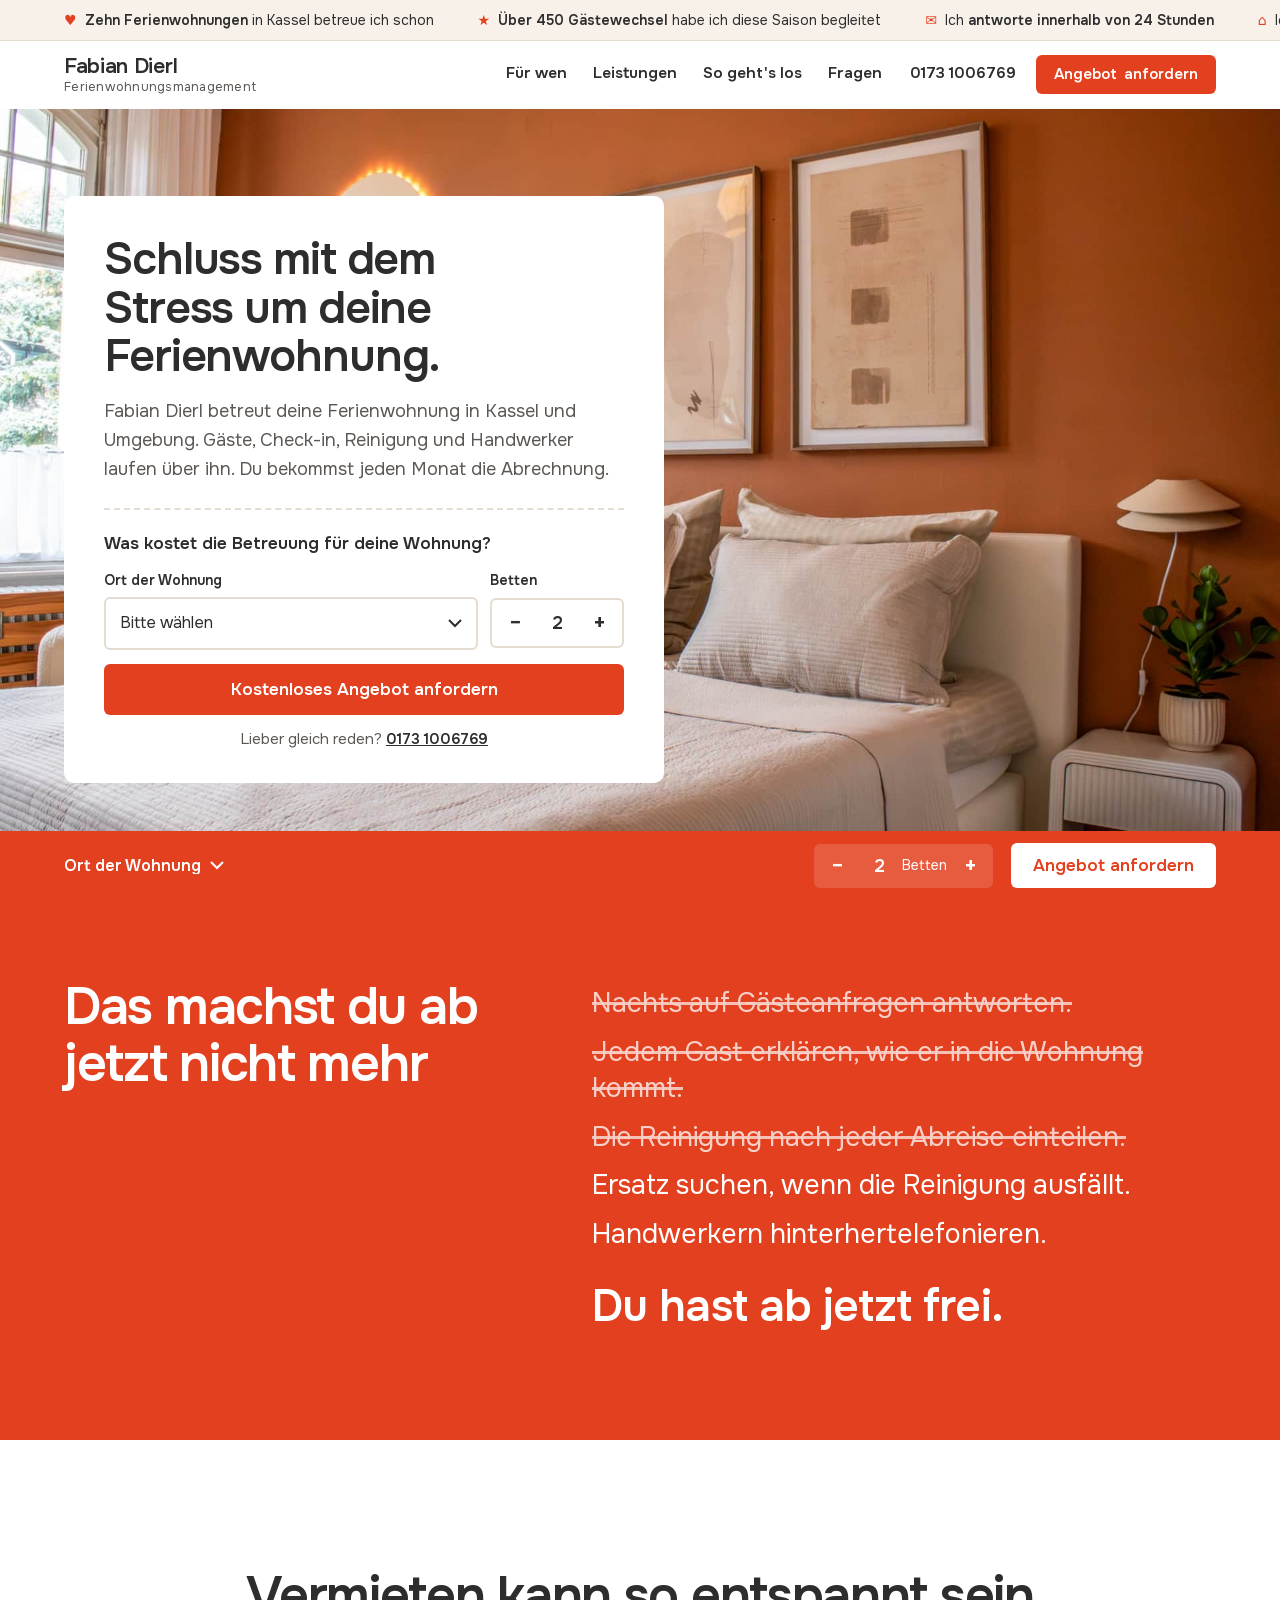
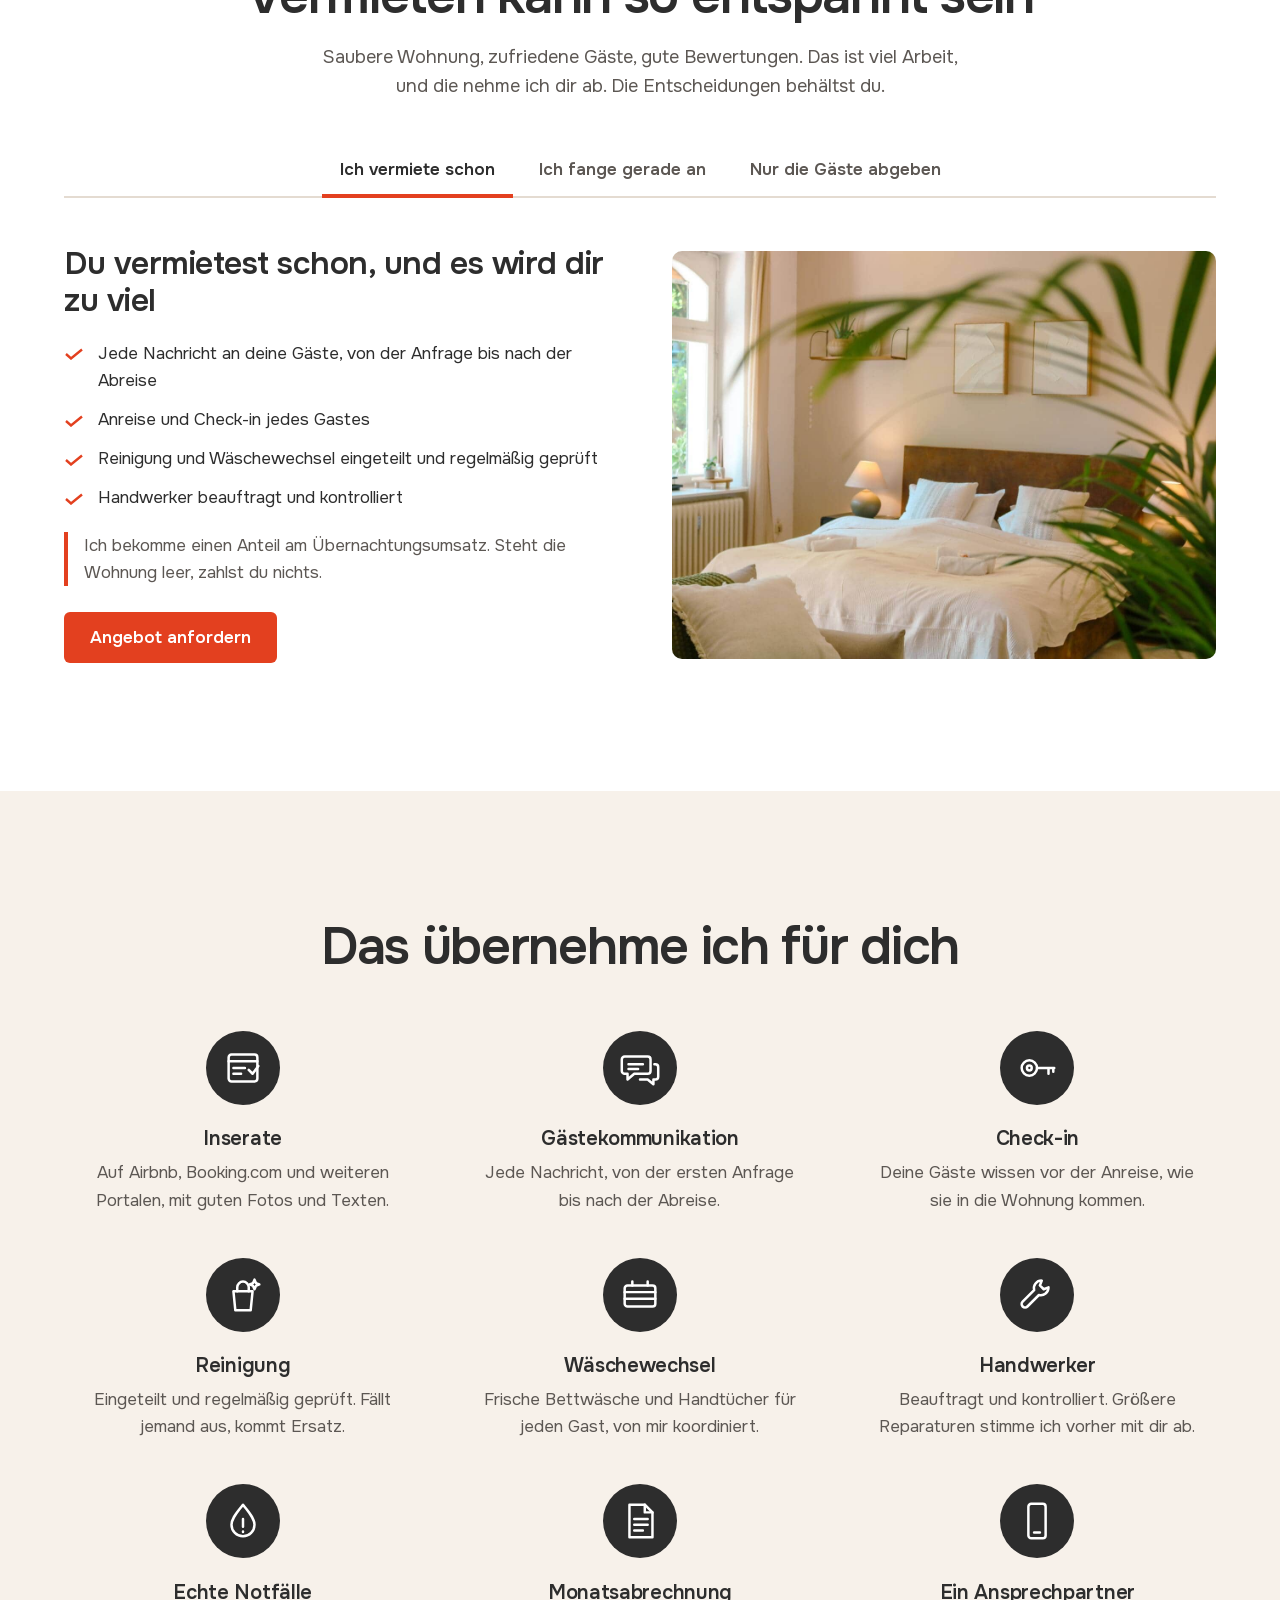
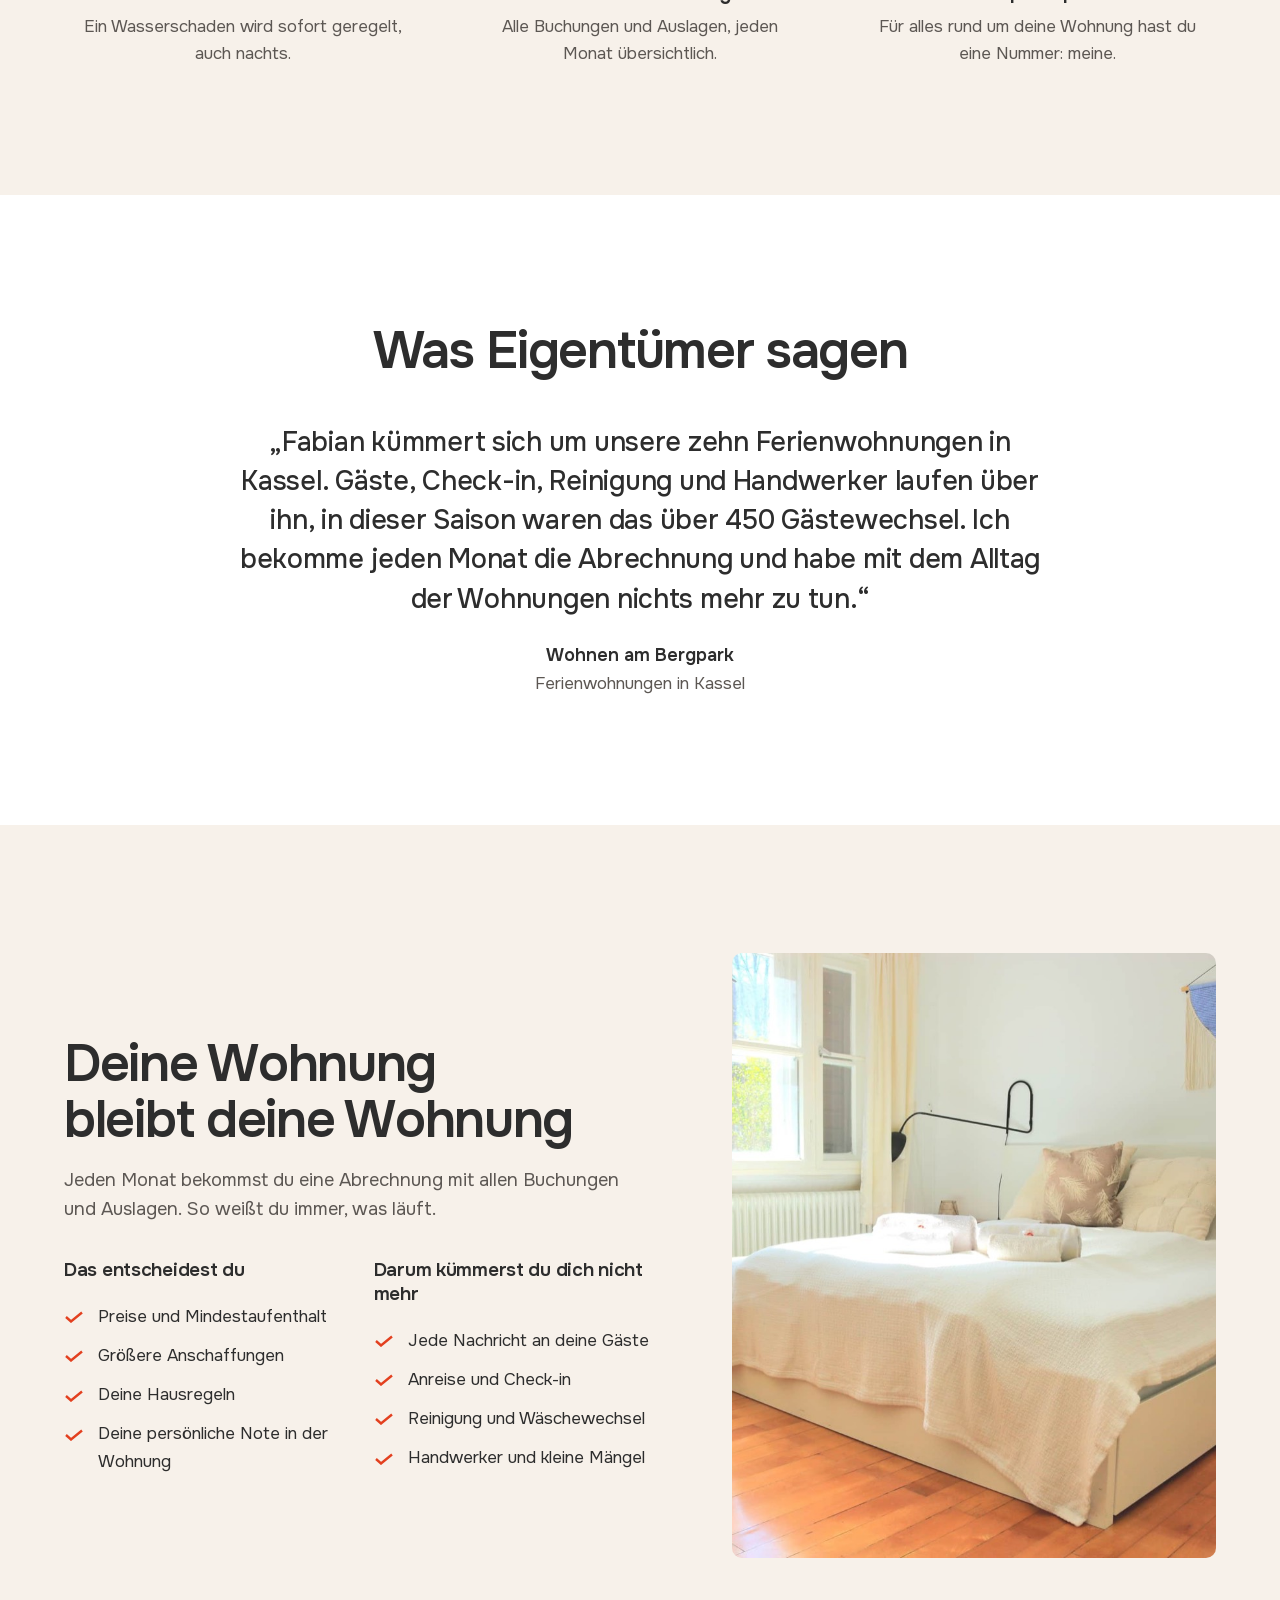
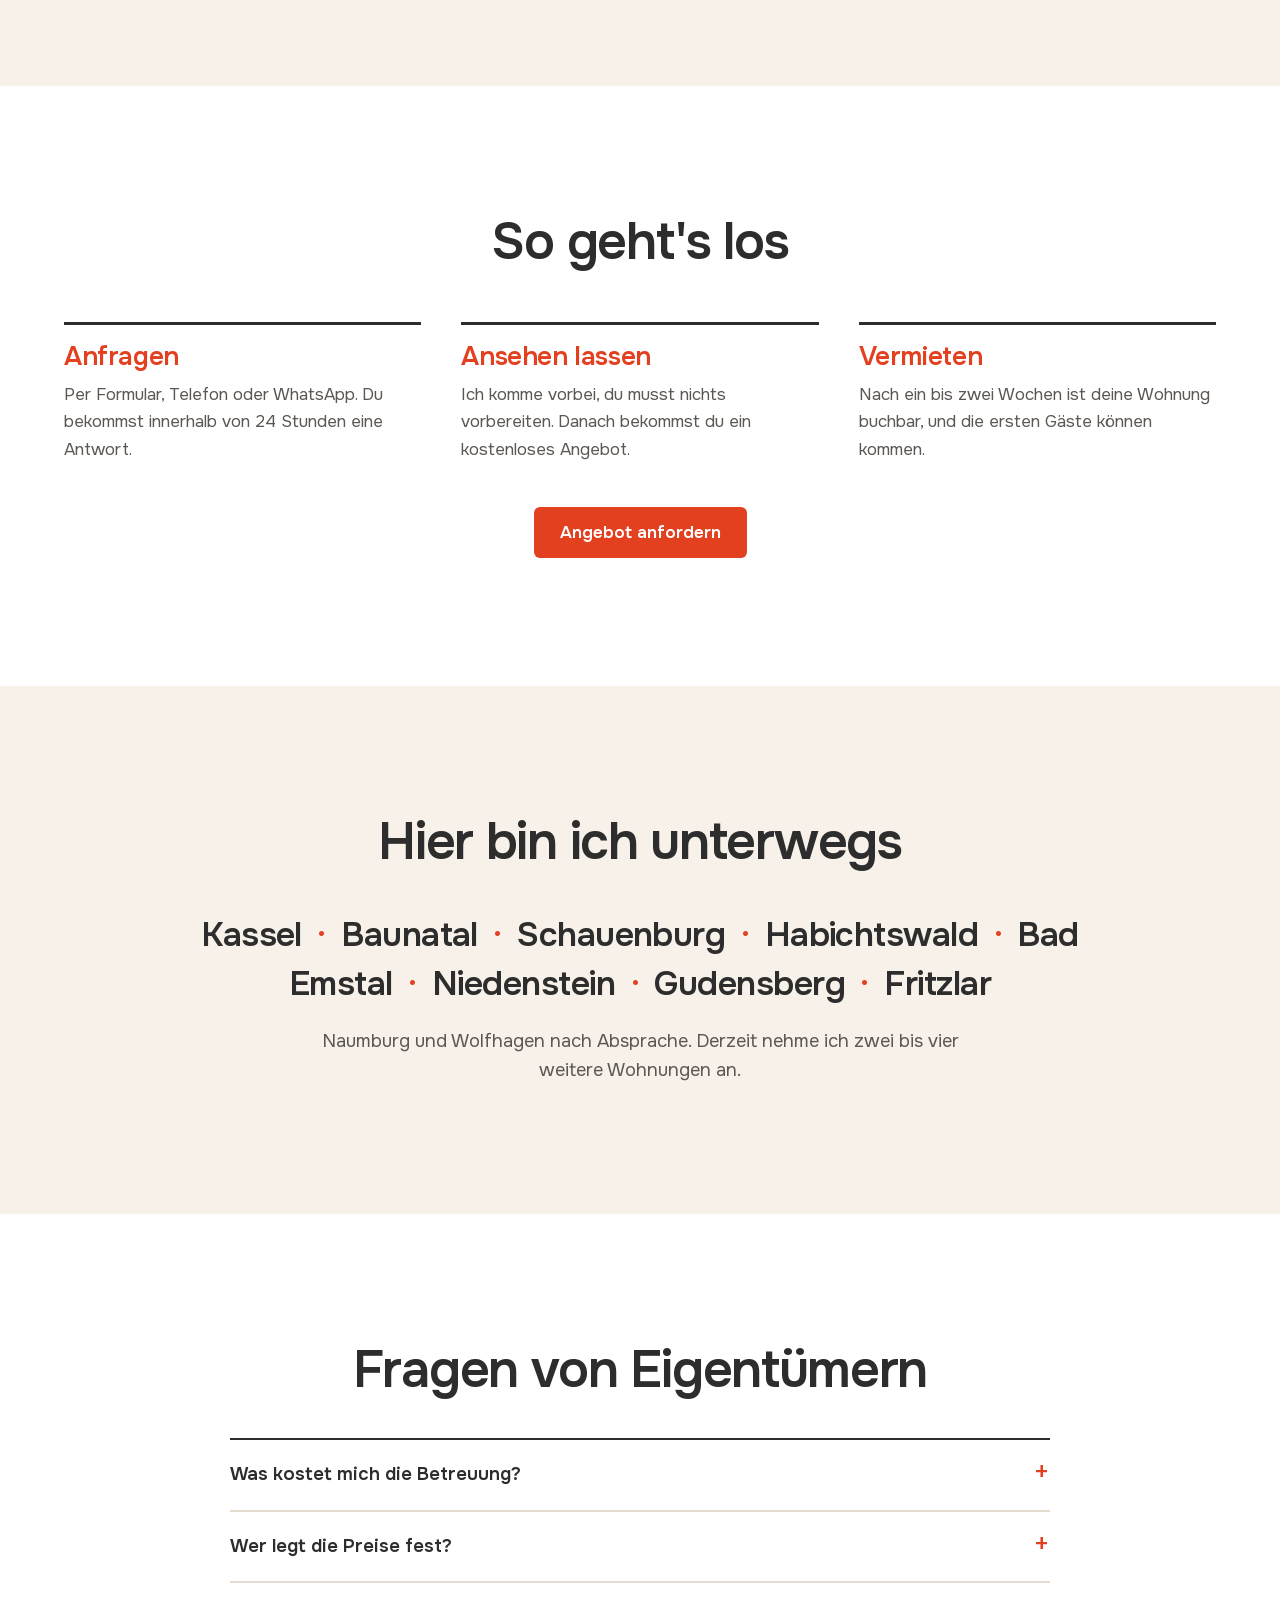
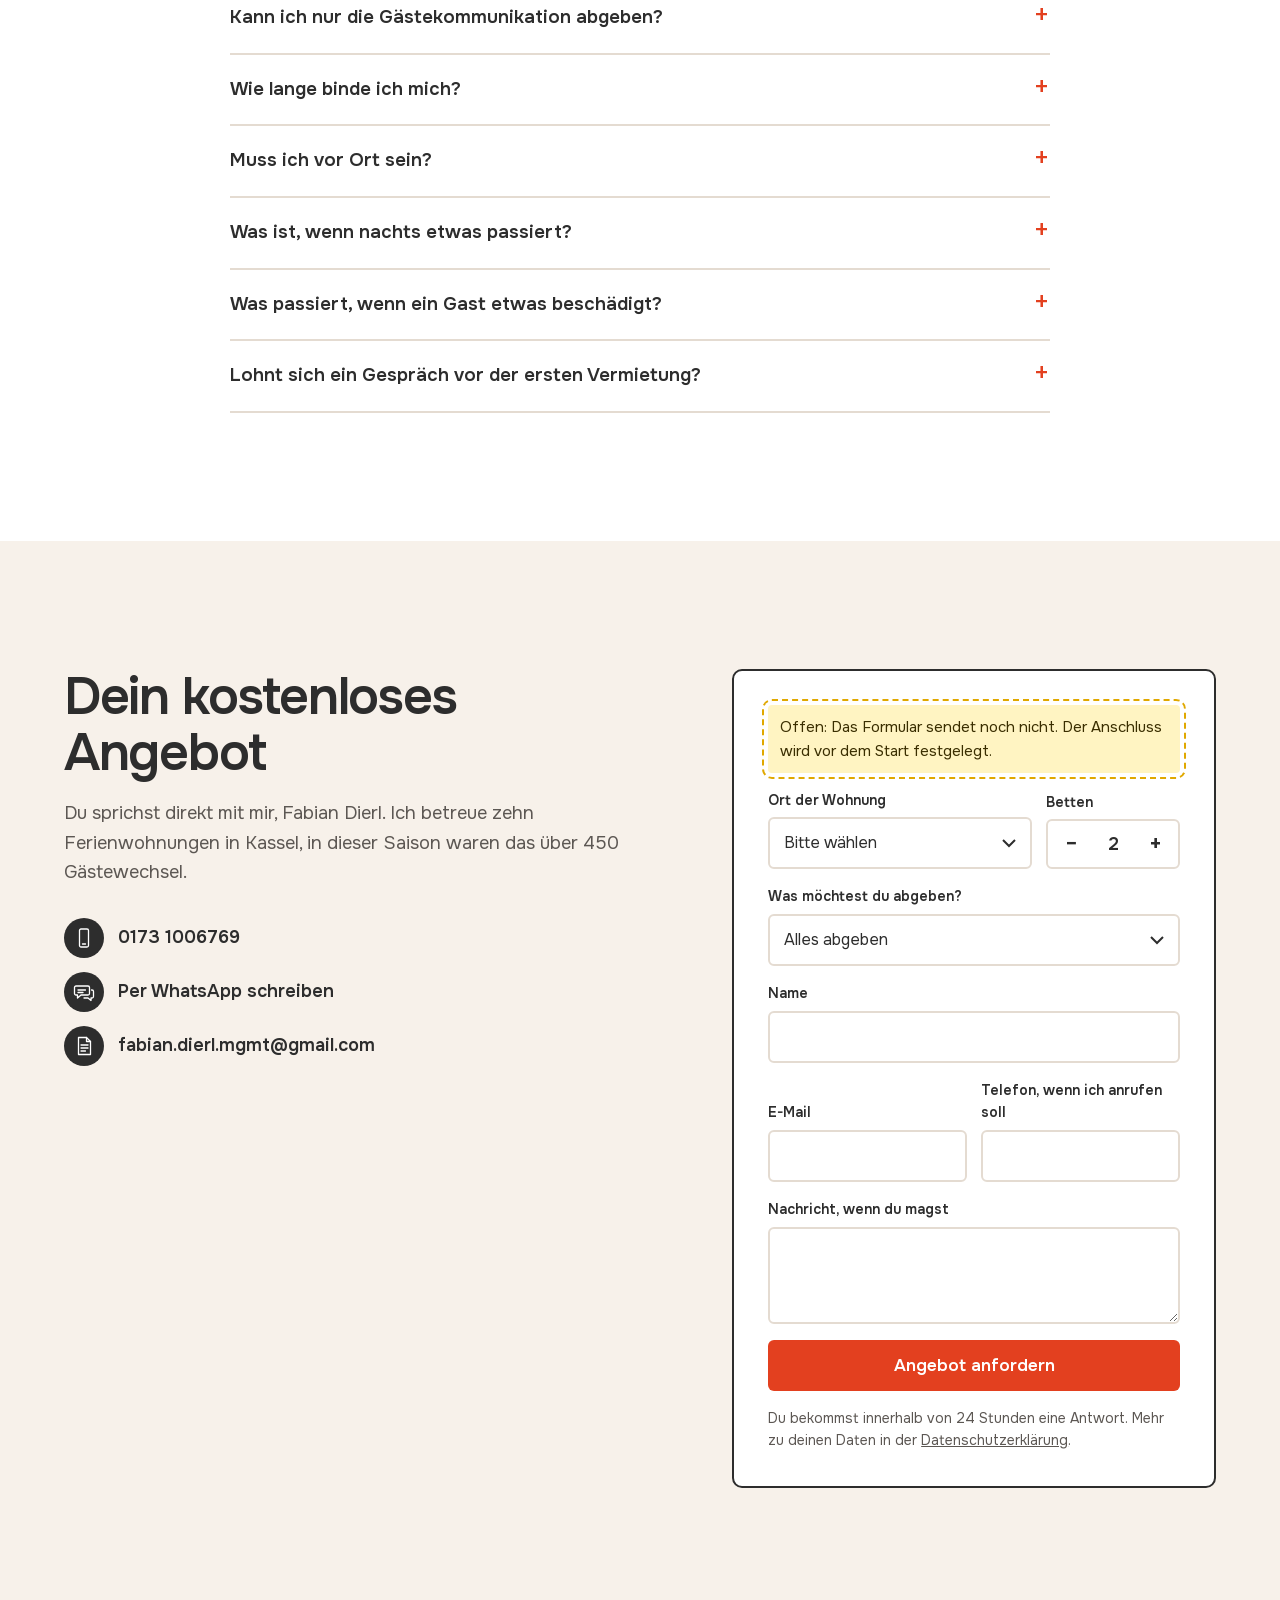
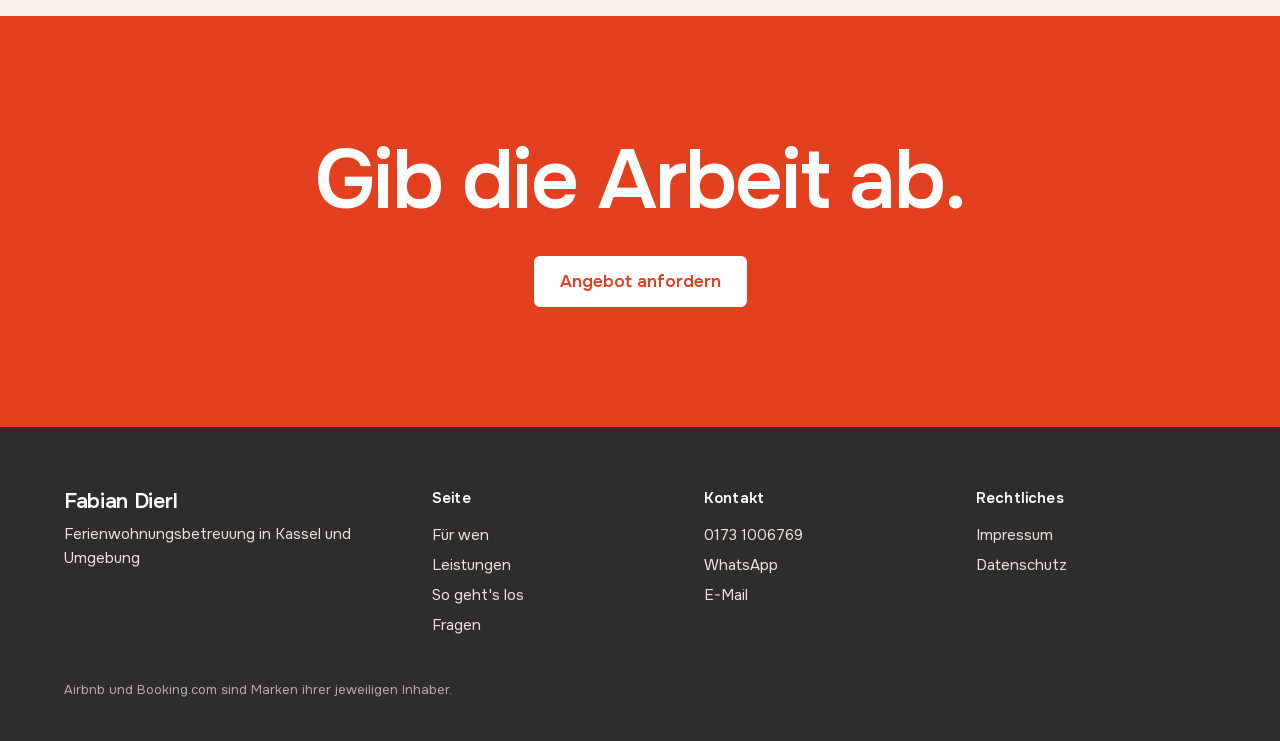
<file: index.html>
<!doctype html>
<html lang="de">
<head>
<meta charset="utf-8">
<meta name="robots" content="noindex, nofollow">
<meta name="viewport" content="width=device-width, initial-scale=1, viewport-fit=cover">
<title>Fabian Dierl: Ferienwohnungsbetreuung in Kassel und Umgebung</title>
<meta name="description" content="Du gibst Gäste, Check-in, Reinigung und Handwerker deiner Ferienwohnung ab. Fabian Dierl betreut Wohnungen in Kassel und Umgebung. Kostenloses Angebot.">
<meta property="og:type" content="website">
<meta property="og:title" content="Fabian Dierl: Betreuung für deine Ferienwohnung in Kassel und Umgebung">
<meta property="og:description" content="Gäste, Reinigung und Handwerker in einer Hand. Kostenloses Angebot.">
<meta property="og:image" content="share.jpg">
<meta name="twitter:card" content="summary_large_image">
<link rel="icon" href="favicon.svg" type="image/svg+xml">
<meta name="theme-color" content="#ffffff">
<!-- <link rel="canonical" href="https://fabian-dierl.de/"> (erst, wenn die Domain gekauft ist) -->
<!-- Fassung 18.11.2026: Du-Form, teils Ich-Form, Wohnort nicht genannt (Fabian 18.11.). Fassung 17.11.2026: Aufbau nach houst.com (Eigentümer-Seite), Farbe und Leiste unten nach superbude.com; gezeichneter Stil verworfen (Aaron 17.11.).
     Nur Fabians echte Leistungen (angaben-fabian.md, Berichtigung 16.11.). Vorige Fassung: ../vergleich-taste/ -->
<link rel="preload" href="schriften/Onest-latin.woff2" as="font" type="font/woff2" crossorigin>
<link rel="stylesheet" href="bude.css">
</head>
<body>
<a class="skip" href="#inhalt">Zum Inhalt</a>

<svg width="0" height="0" style="position:absolute" aria-hidden="true">
  <defs>
    <symbol id="i-inserat" viewBox="0 0 48 48"><rect x="9" y="10" width="30" height="28" rx="3"/><path d="M9 17h30M14 24h12M14 30h8"/><path d="M30 26l4 4 6-8" /></symbol>
    <symbol id="i-gaeste" viewBox="0 0 48 48"><path d="M8 12h24a3 3 0 0 1 3 3v12a3 3 0 0 1-3 3H18l-7 6v-6H8a3 3 0 0 1-3-3V15a3 3 0 0 1 3-3z"/><path d="M39 20h1a3 3 0 0 1 3 3v10a3 3 0 0 1-3 3h-2v5l-6-5h-8"/><path d="M12 20h15M12 25h10"/></symbol>
    <symbol id="i-schluessel" viewBox="0 0 48 48"><circle cx="16" cy="24" r="8"/><circle cx="16" cy="24" r="2.5"/><path d="M24 24h18M36 24v6M41 24v4"/></symbol>
    <symbol id="i-reinigung" viewBox="0 0 48 48"><path d="M14 20h20l-2 20H16z"/><path d="M18 20v-4a6 6 0 0 1 12 0v4"/><path d="M36 8l1.5 3.5L41 13l-3.5 1.5L36 18l-1.5-3.5L31 13l3.5-1.5z"/></symbol>
    <symbol id="i-waesche" viewBox="0 0 48 48"><rect x="8" y="14" width="32" height="22" rx="3"/><path d="M8 21h32M8 28h32"/><path d="M16 10v4M32 10v4"/></symbol>
    <symbol id="i-handwerk" viewBox="0 0 48 48"><path d="M29 9a8 8 0 0 0-8 10L9 31a3.5 3.5 0 0 0 5 5l12-12a8 8 0 0 0 10-8l-5 2-4-4z"/></symbol>
    <symbol id="i-notfall" viewBox="0 0 48 48"><path d="M24 7c6 8 12 14 12 21a12 12 0 0 1-24 0c0-7 6-13 12-21z"/><path d="M24 22v8M24 35v.5"/></symbol>
    <symbol id="i-abrechnung" viewBox="0 0 48 48"><path d="M13 7h16l8 8v26H13z"/><path d="M29 7v8h8M18 22h14M18 28h14M18 34h9"/></symbol>
    <symbol id="i-telefon" viewBox="0 0 48 48"><rect x="15" y="6" width="18" height="36" rx="3"/><path d="M21 36h6"/></symbol>
  </defs>
</svg>

<div class="ticker" aria-label="Kurz zu Fabian">
  <div class="ticker__band">
    <p><span aria-hidden="true">♥</span> <b>Zehn Ferienwohnungen</b> in Kassel betreue ich schon</p>
    <p><span aria-hidden="true">★</span> <b>Über 450 Gästewechsel</b> habe ich diese Saison begleitet</p>
    <p><span aria-hidden="true">✉</span> Ich <b>antworte innerhalb von 24 Stunden</b></p>
    <p><span aria-hidden="true">⌂</span> Ich bin <b>dein Ansprechpartner</b> für alles</p>
  </div>
</div>

<header class="nav">
  <a class="marke" href="#top" aria-label="Fabian Dierl, zum Anfang">
    <span class="marke__name">Fabian Dierl</span>
    <span class="marke__zusatz">Ferienwohnungsmanagement</span>
  </a>
  <nav class="nav__links" aria-label="Hauptmenü">
    <a href="#wege">Für wen</a>
    <a href="#leistungen">Leistungen</a>
    <a href="#ablauf">So geht's los</a>
    <a href="#fragen">Fragen</a>
  </nav>
  <div class="nav__aktion">
    <a class="nav__tel" href="tel:+491731006769">0173 1006769</a>
    <a class="knopf knopf--klein" href="#anfrage">Angebot<span class="nav__lang"> anfordern</span></a>
  </div>
</header>

<main id="inhalt">

<!-- 1 Start: Schmerz, Nutzen, Anfrage mit Ort und Betten (Aufbau Houst) -->
<section class="start" id="top" aria-labelledby="start-h">
  <img class="start__bild" src="bilder/band-orange.jpg" alt="Helles Schlafzimmer mit terrakottafarbener Wand, Doppelbett und Leselicht" width="1920" height="1280" fetchpriority="high">
  <div class="start__karte">
    <h1 id="start-h">Schluss mit dem Stress um deine Ferienwohnung.</h1>
    <p class="start__lead">Fabian Dierl betreut deine Ferienwohnung in Kassel und Umgebung. Gäste, Check-in, Reinigung und Handwerker laufen über ihn. Du bekommst jeden Monat die Abrechnung.</p>
    <form class="schnell" data-schnell action="#anfrage">
      <p class="schnell__frage">Was kostet die Betreuung für deine Wohnung?</p>
      <div class="schnell__felder">
        <label class="feld">
          <span>Ort der Wohnung</span>
          <select name="ort" data-ort>
            <option value="">Bitte wählen</option>
            <option>Kassel</option><option>Niedenstein</option><option>Bad Emstal</option><option>Gudensberg</option>
            <option>Fritzlar</option><option>Baunatal</option><option>Schauenburg</option><option>Habichtswald</option>
            <option>Naumburg</option><option>Wolfhagen</option><option>Anderer Ort</option>
          </select>
        </label>
        <div class="feld">
          <span id="betten-l1">Betten</span>
          <div class="zaehler" data-zaehler role="group" aria-labelledby="betten-l1">
            <button type="button" data-minus aria-label="Ein Bett weniger">−</button>
            <output data-wert aria-live="polite">2</output>
            <button type="button" data-plus aria-label="Ein Bett mehr">+</button>
          </div>
        </div>
      </div>
      <button class="knopf knopf--breit" type="submit">Kostenloses Angebot anfordern</button>
      <p class="schnell__tel">Lieber gleich reden? <a href="tel:+491731006769">0173 1006769</a></p>
    </form>
  </div>
</section>

<!-- 2 Die Liste, die wegfällt (bleibt aus der vorigen Fassung) -->
<section class="band band--rot" aria-labelledby="weg-h">
  <div class="wrap weg">
    <h2 id="weg-h">Das machst du ab jetzt nicht mehr</h2>
    <ul class="weg__liste" data-streichen>
      <li>Nachts auf Gästeanfragen antworten.</li>
      <li>Jedem Gast erklären, wie er in die Wohnung kommt.</li>
      <li>Die Reinigung nach jeder Abreise einteilen.</li>
      <li>Ersatz suchen, wenn die Reinigung ausfällt.</li>
      <li>Handwerkern hinterhertelefonieren.</li>
    </ul>
    <p class="weg__schluss">Du hast ab jetzt frei.</p>
  </div>
</section>

<!-- 3 Für wen: drei Lagen von Eigentümern (Aufbau Houst: Homeowners, Landlords …) -->
<section class="abschnitt" id="wege" aria-labelledby="wege-h">
  <div class="wrap">
    <h2 id="wege-h">Vermieten kann so entspannt sein</h2>
    <p class="vorspann">Saubere Wohnung, zufriedene Gäste, gute Bewertungen. Das ist viel Arbeit, und die nehme ich dir ab. Die Entscheidungen behältst du.</p>

    <div class="reiter" data-reiter>
      <div class="reiter__leiste" role="tablist" aria-label="Deine Lage">
        <button role="tab" id="t-schon" aria-controls="p-schon" aria-selected="true">Ich vermiete schon</button>
        <button role="tab" id="t-neu" aria-controls="p-neu" aria-selected="false" tabindex="-1">Ich fange gerade an</button>
        <button role="tab" id="t-gaeste" aria-controls="p-gaeste" aria-selected="false" tabindex="-1">Nur die Gäste abgeben</button>
      </div>

      <div class="reiter__feld" role="tabpanel" id="p-schon" aria-labelledby="t-schon">
        <div class="reiter__text">
          <h3>Du vermietest schon, und es wird dir zu viel</h3>
          <ul class="haken">
            <li>Jede Nachricht an deine Gäste, von der Anfrage bis nach der Abreise</li>
            <li>Anreise und Check-in jedes Gastes</li>
            <li>Reinigung und Wäschewechsel eingeteilt und regelmäßig geprüft</li>
            <li>Handwerker beauftragt und kontrolliert</li>
          </ul>
          <p class="reiter__geld">Ich bekomme einen Anteil am Übernachtungsumsatz. Steht die Wohnung leer, zahlst du nichts.</p>
          <a class="knopf" href="#anfrage" data-paket="Alles abgeben">Angebot anfordern</a>
        </div>
        <img loading="lazy" decoding="async" src="bilder/band-pflanze.jpg" alt="Schlafzimmer mit Doppelbett, Grünpflanze und Licht vom Fenster" width="1440" height="960">
      </div>

      <div class="reiter__feld" role="tabpanel" id="p-neu" aria-labelledby="t-neu" hidden>
        <div class="reiter__text">
          <h3>Du hast eine Wohnung und willst an Gäste vermieten</h3>
          <ul class="haken">
            <li>Besichtigung und ehrliche Einschätzung, ob es sich für dich rechnet</li>
            <li>Fotos und Texte für deine Inserate</li>
            <li>Inserate auf Airbnb, Booking.com und weiteren Portalen</li>
            <li>Ein Ablauf für den Check-in, einmal mit dir festgelegt</li>
          </ul>
          <p class="reiter__geld">Für die Einrichtung gibt es eine einmalige Pauschale. Nach ein bis zwei Wochen ist deine Wohnung buchbar.</p>
          <a class="knopf" href="#anfrage" data-paket="Neu anfangen">Angebot anfordern</a>
        </div>
        <img loading="lazy" decoding="async" src="bilder/start.jpg" alt="Küche unter der Dachschräge mit rundem Esstisch und warmem Licht" width="1440" height="960">
      </div>

      <div class="reiter__feld" role="tabpanel" id="p-gaeste" aria-labelledby="t-gaeste" hidden>
        <div class="reiter__text">
          <h3>Du kümmerst dich um die Wohnung, ich mich um die Gäste</h3>
          <ul class="haken">
            <li>Antwort auf jede Anfrage und Buchung</li>
            <li>Hilfe bei Fragen während des Aufenthalts</li>
            <li>Alles Nötige zu Anreise und Check-in</li>
            <li>Nachricht nach der Abreise mit der Bitte um eine Bewertung</li>
          </ul>
          <p class="reiter__geld">Wie dieser Teil abgerechnet wird, steht in deinem Angebot.</p>
          <a class="knopf" href="#anfrage" data-paket="Nur Gästekommunikation">Angebot anfordern</a>
        </div>
        <img loading="lazy" decoding="async" src="bilder/wohnung-herkules.jpg" alt="Schlafzimmer mit grünem Bücherregal, Doppelbett und Hängelampe" width="1000" height="667">
      </div>
    </div>
  </div>
</section>

<!-- 4 Leistungen als Raster (Aufbau Houst: Complete management service) -->
<section class="abschnitt abschnitt--sand" id="leistungen" aria-labelledby="leist-h">
  <div class="wrap">
    <h2 id="leist-h">Das übernehme ich für dich</h2>
    <ul class="raster">
      <li><svg class="ikon" aria-hidden="true"><use href="#i-inserat"/></svg><h3>Inserate</h3><p>Auf Airbnb, Booking.com und weiteren Portalen, mit guten Fotos und Texten.</p></li>
      <li><svg class="ikon" aria-hidden="true"><use href="#i-gaeste"/></svg><h3>Gästekommunikation</h3><p>Jede Nachricht, von der ersten Anfrage bis nach der Abreise.</p></li>
      <li><svg class="ikon" aria-hidden="true"><use href="#i-schluessel"/></svg><h3>Check-in</h3><p>Deine Gäste wissen vor der Anreise, wie sie in die Wohnung kommen.</p></li>
      <li><svg class="ikon" aria-hidden="true"><use href="#i-reinigung"/></svg><h3>Reinigung</h3><p>Eingeteilt und regelmäßig geprüft. Fällt jemand aus, kommt Ersatz.</p></li>
      <li><svg class="ikon" aria-hidden="true"><use href="#i-waesche"/></svg><h3>Wäschewechsel</h3><p>Frische Bettwäsche und Handtücher für jeden Gast, von mir koordiniert.</p></li>
      <li><svg class="ikon" aria-hidden="true"><use href="#i-handwerk"/></svg><h3>Handwerker</h3><p>Beauftragt und kontrolliert. Größere Reparaturen stimme ich vorher mit dir ab.</p></li>
      <li><svg class="ikon" aria-hidden="true"><use href="#i-notfall"/></svg><h3>Echte Notfälle</h3><p>Ein Wasserschaden wird sofort geregelt, auch nachts.</p></li>
      <li><svg class="ikon" aria-hidden="true"><use href="#i-abrechnung"/></svg><h3>Monatsabrechnung</h3><p>Alle Buchungen und Auslagen, jeden Monat übersichtlich.</p></li>
      <li><svg class="ikon" aria-hidden="true"><use href="#i-telefon"/></svg><h3>Ein Ansprechpartner</h3><p>Für alles rund um deine Wohnung hast du eine Nummer: meine.</p></li>
    </ul>
  </div>
</section>

<!-- 5 Stimmen (Aufbau Houst: Here's what our hosts say) -->
<section class="abschnitt" aria-labelledby="stimmen-h">
  <div class="wrap">
    <h2 id="stimmen-h">Was Eigentümer sagen</h2>
    <figure class="stimme">
      <blockquote>
        <p>„Fabian kümmert sich um unsere zehn Ferienwohnungen in Kassel. Gäste, Check-in, Reinigung und Handwerker laufen über ihn, in dieser Saison waren das über 450 Gästewechsel. Ich bekomme jeden Monat die Abrechnung und habe mit dem Alltag der Wohnungen nichts mehr zu tun.“</p>
      </blockquote>
      <figcaption><b>Wohnen am Bergpark</b> Ferienwohnungen in Kassel</figcaption>
    </figure>
  </div>
</section>

<!-- 6 Überblick und Entscheidungen (Aufbau Houst: Host dashboard, hier die Monatsabrechnung) -->
<section class="abschnitt abschnitt--sand" aria-labelledby="bleibt-h">
  <div class="wrap zwei">
    <div>
      <h2 id="bleibt-h">Deine Wohnung bleibt deine Wohnung</h2>
      <p class="vorspann">Jeden Monat bekommst du eine Abrechnung mit allen Buchungen und Auslagen. So weißt du immer, was läuft.</p>
      <div class="listen">
        <div>
          <h3>Das entscheidest du</h3>
          <ul class="haken">
            <li>Preise und Mindestaufenthalt</li>
            <li>Größere Anschaffungen</li>
            <li>Deine Hausregeln</li>
            <li>Deine persönliche Note in der Wohnung</li>
          </ul>
        </div>
        <div>
          <h3>Darum kümmerst du dich nicht mehr</h3>
          <ul class="haken">
            <li>Jede Nachricht an deine Gäste</li>
            <li>Anreise und Check-in</li>
            <li>Reinigung und Wäschewechsel</li>
            <li>Handwerker und kleine Mängel</li>
          </ul>
        </div>
      </div>
    </div>
    <img loading="lazy" decoding="async" class="zwei__bild" src="bilder/wohnung-parkett.jpg" alt="Großes Bett auf Parkett, Wandleuchte und Fenster mit hellen Vorhängen" width="1400" height="933">
  </div>
</section>

<!-- 7 Ablauf (Aufbau Houst: Hassle-free hosting in drei Schritten) -->
<section class="abschnitt" id="ablauf" aria-labelledby="ablauf-h">
  <div class="wrap">
    <h2 id="ablauf-h">So geht's los</h2>
    <ol class="schritte">
      <li><h3>Anfragen</h3><p>Per Formular, Telefon oder WhatsApp. Du bekommst innerhalb von 24 Stunden eine Antwort.</p></li>
      <li><h3>Ansehen lassen</h3><p>Ich komme vorbei, du musst nichts vorbereiten. Danach bekommst du ein kostenloses Angebot.</p></li>
      <li><h3>Vermieten</h3><p>Nach ein bis zwei Wochen ist deine Wohnung buchbar, und die ersten Gäste können kommen.</p></li>
    </ol>
    <a class="knopf" href="#anfrage">Angebot anfordern</a>
  </div>
</section>

<!-- 8 Wo (Aufbau Houst: Global company, local knowledge) -->
<section class="abschnitt abschnitt--sand" aria-labelledby="orte-h">
  <div class="wrap">
    <h2 id="orte-h">Hier bin ich unterwegs</h2>
    <p class="orte">Kassel <span aria-hidden="true">·</span> Baunatal <span aria-hidden="true">·</span> Schauenburg <span aria-hidden="true">·</span> Habichtswald <span aria-hidden="true">·</span> Bad Emstal <span aria-hidden="true">·</span> Niedenstein <span aria-hidden="true">·</span> Gudensberg <span aria-hidden="true">·</span> Fritzlar</p>
    <p class="vorspann">Naumburg und Wolfhagen nach Absprache. Derzeit nehme ich zwei bis vier weitere Wohnungen an.</p>
  </div>
</section>

<!-- 9 Fragen -->
<section class="abschnitt" id="fragen" aria-labelledby="fragen-h">
  <div class="wrap schmal">
    <h2 id="fragen-h">Fragen von Eigentümern</h2>
    <div class="faq">
      <details><summary>Was kostet mich die Betreuung?</summary><p>Gibst du alles ab, bekomme ich einen festen Anteil am Übernachtungsumsatz. Steht die Wohnung leer, zahlst du nichts. Die genauen Zahlen stehen in deinem Angebot.</p></details>
      <details><summary>Wer legt die Preise fest?</summary><p>Du. Preise und Mindestaufenthalt bleiben deine Entscheidung.</p></details>
      <details><summary>Kann ich nur die Gästekommunikation abgeben?</summary><p>Ja. Dann beantworte ich alle Nachrichten deiner Gäste. Reinigung und Wohnung bleiben bei dir.</p></details>
      <details><summary>Wie lange binde ich mich?</summary><p><span class="luecke">Offen: Laufzeit und Kündigung mit Fabian klären.</span></p></details>
      <details><summary>Muss ich vor Ort sein?</summary><p>Nein. Ich kümmere mich um Anreise und Check-in deiner Gäste und teile Reinigung und Handwerker für dich ein.</p></details>
      <details><summary>Was ist, wenn nachts etwas passiert?</summary><p>Echte Notfälle wie ein Wasserschaden werden sofort geregelt.</p></details>
      <details><summary>Was passiert, wenn ein Gast etwas beschädigt?</summary><p><span class="luecke">Offen: Schäden klärt Fabian mit dem Gast und der Plattform. Mit Fabian bestätigen.</span></p></details>
      <details><summary>Lohnt sich ein Gespräch vor der ersten Vermietung?</summary><p>Ja. Nach der Besichtigung weißt du, ob sich die Vermietung an Gäste für deine Wohnung rechnet.</p></details>
    </div>
  </div>
</section>

<!-- 10 Anfrage -->
<section class="abschnitt abschnitt--sand" id="anfrage" aria-labelledby="anfrage-h">
  <div class="wrap zwei zwei--anfrage">
    <div>
      <h2 id="anfrage-h">Dein kostenloses Angebot</h2>
      <p class="vorspann">Du sprichst direkt mit mir, Fabian Dierl. Ich betreue zehn Ferienwohnungen in Kassel, in dieser Saison waren das über 450 Gästewechsel.</p>
      <div class="kontaktwege">
        <a href="tel:+491731006769"><svg class="ikon ikon--klein" aria-hidden="true"><use href="#i-telefon"/></svg>0173 1006769</a>
        <a href="https://wa.me/491731006769" rel="noopener"><svg class="ikon ikon--klein" aria-hidden="true"><use href="#i-gaeste"/></svg>Per WhatsApp schreiben</a>
        <a href="mailto:fabian.dierl.mgmt@gmail.com"><svg class="ikon ikon--klein" aria-hidden="true"><use href="#i-abrechnung"/></svg>fabian.dierl.mgmt@gmail.com</a>
      </div>
    </div>

    <form class="formular" method="post" action="mailto:fabian.dierl.mgmt@gmail.com" enctype="text/plain" data-formular novalidate>
      <p class="luecke-block">Offen: Das Formular sendet noch nicht. Der Anschluss wird vor dem Start festgelegt.</p>
      <div class="formular__reihe">
        <label class="feld"><span>Ort der Wohnung</span>
          <select name="ort" data-ort>
            <option value="">Bitte wählen</option>
            <option>Kassel</option><option>Niedenstein</option><option>Bad Emstal</option><option>Gudensberg</option>
            <option>Fritzlar</option><option>Baunatal</option><option>Schauenburg</option><option>Habichtswald</option>
            <option>Naumburg</option><option>Wolfhagen</option><option>Anderer Ort</option>
          </select>
        </label>
        <div class="feld"><span id="betten-l2">Betten</span>
          <div class="zaehler" data-zaehler role="group" aria-labelledby="betten-l2">
            <button type="button" data-minus aria-label="Ein Bett weniger">−</button>
            <output data-wert aria-live="polite">2</output>
            <button type="button" data-plus aria-label="Ein Bett mehr">+</button>
            <input type="hidden" name="betten" value="2">
          </div>
        </div>
      </div>
      <label class="feld"><span>Was möchtest du abgeben?</span>
        <select name="paket" data-paket-feld>
          <option>Alles abgeben</option><option>Neu anfangen</option><option>Nur Gästekommunikation</option><option>Weiß ich noch nicht</option>
        </select>
      </label>
      <label class="feld"><span>Name</span><input name="name" autocomplete="name" required></label>
      <div class="formular__reihe">
        <label class="feld"><span>E-Mail</span><input name="email" type="email" autocomplete="email" required></label>
        <label class="feld"><span>Telefon, wenn ich anrufen soll</span><input name="telefon" type="tel" autocomplete="tel"></label>
      </div>
      <label class="feld"><span>Nachricht, wenn du magst</span><textarea name="nachricht" rows="3"></textarea></label>
      <p class="formular__fehler" data-fehler hidden>Bitte trag deinen Namen und eine E-Mail-Adresse mit @ ein.</p>
      <button class="knopf knopf--breit" type="submit">Angebot anfordern</button>
      <p class="klein">Du bekommst innerhalb von 24 Stunden eine Antwort. Mehr zu deinen Daten in der <a href="datenschutz.html">Datenschutzerklärung</a>.</p>
    </form>
  </div>
</section>

<section class="schluss" aria-labelledby="schluss-h">
  <h2 id="schluss-h">Gib die Arbeit ab.</h2>
  <a class="knopf knopf--weiss" href="#anfrage">Angebot anfordern</a>
</section>

</main>

<footer class="fuss">
  <div class="wrap fuss__spalten">
    <div>
      <p class="marke__name">Fabian Dierl</p>
      <p>Ferienwohnungsbetreuung in Kassel und Umgebung</p>
    </div>
    <div>
      <h3>Seite</h3>
      <a href="#wege">Für wen</a><a href="#leistungen">Leistungen</a><a href="#ablauf">So geht's los</a><a href="#fragen">Fragen</a>
    </div>
    <div>
      <h3>Kontakt</h3>
      <a href="tel:+491731006769">0173 1006769</a><a href="https://wa.me/491731006769" rel="noopener">WhatsApp</a><a href="mailto:fabian.dierl.mgmt@gmail.com">E-Mail</a>
    </div>
    <div>
      <h3>Rechtliches</h3>
      <a href="impressum.html">Impressum</a><a href="datenschutz.html">Datenschutz</a>
    </div>
  </div>
  <p class="wrap fuss__klein">Airbnb und Booking.com sind Marken ihrer jeweiligen Inhaber.</p>
</footer>

<!-- Leiste unten (Stil Superbude): erscheint, wenn die Anfrage oben aus dem Bild ist -->
<form class="leiste" data-leiste data-schnell action="#anfrage" aria-label="Schnell ein Angebot anfordern">
  <label class="leiste__ort"><span class="sr">Ort der Wohnung</span>
    <select name="ort" data-ort>
      <option value="">Ort der Wohnung</option>
      <option>Kassel</option><option>Niedenstein</option><option>Bad Emstal</option><option>Gudensberg</option>
      <option>Fritzlar</option><option>Baunatal</option><option>Schauenburg</option><option>Habichtswald</option>
      <option>Naumburg</option><option>Wolfhagen</option><option>Anderer Ort</option>
    </select>
  </label>
  <div class="zaehler zaehler--leiste" data-zaehler role="group" aria-label="Betten">
    <button type="button" data-minus aria-label="Ein Bett weniger">−</button>
    <output data-wert aria-live="polite">2</output><span class="leiste__einheit">Betten</span>
    <button type="button" data-plus aria-label="Ein Bett mehr">+</button>
  </div>
  <a class="leiste__tel" href="tel:+491731006769">Anrufen</a>
  <button class="leiste__los" type="submit">Angebot anfordern</button>
</form>



<script src="bude.js" defer></script>
</body>
</html>
</file>
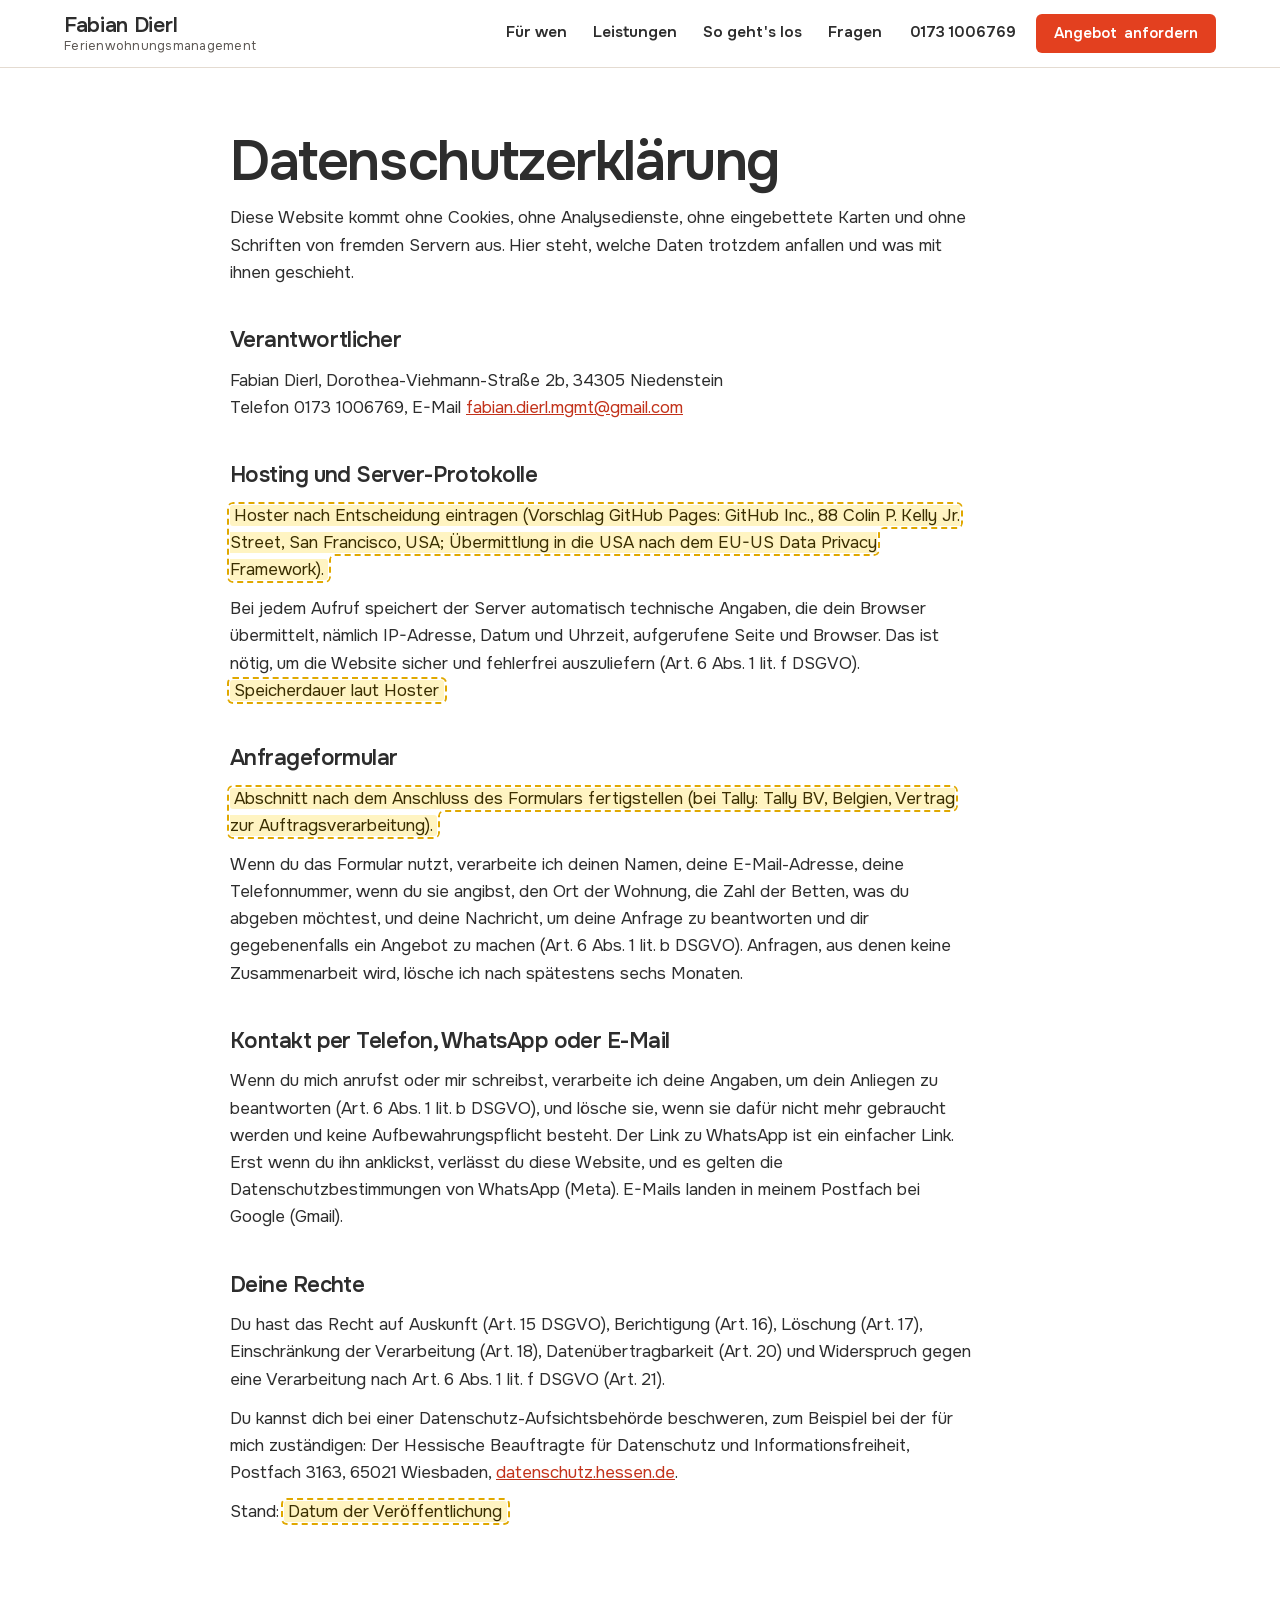
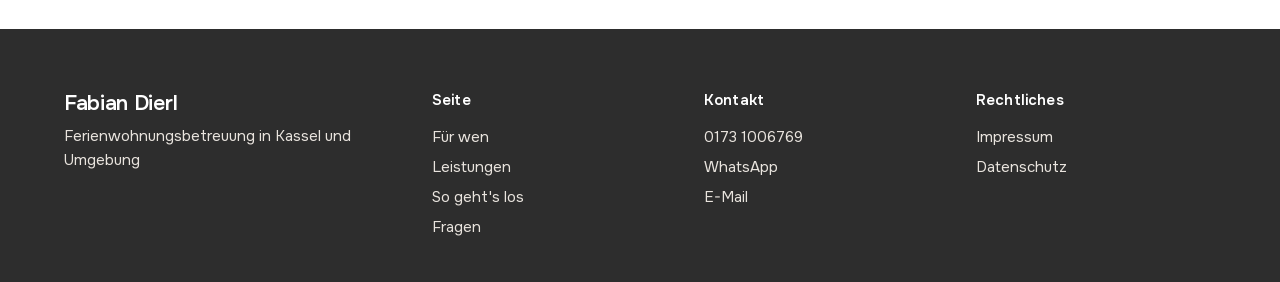
<file: datenschutz.html>
<!doctype html>
<html lang="de">
<head>
<meta charset="utf-8">
<meta name="viewport" content="width=device-width, initial-scale=1, viewport-fit=cover">
<title>Datenschutzerklärung | Fabian Dierl</title>
<meta name="robots" content="noindex">
<link rel="icon" href="favicon.svg" type="image/svg+xml">
<meta name="theme-color" content="#ffffff">
<link rel="stylesheet" href="bude.css">
</head>
<body>
<a class="skip" href="#inhalt">Zum Inhalt</a>
<header class="nav ist-unten">
  <a class="marke" href="index.html" aria-label="Fabian Dierl, zur Startseite">
    <span class="marke__name">Fabian Dierl</span>
    <span class="marke__zusatz">Ferienwohnungsmanagement</span>
  </a>
  <nav class="nav__links" aria-label="Hauptmenü">
    <a href="index.html#wege">Für wen</a>
    <a href="index.html#leistungen">Leistungen</a>
    <a href="index.html#ablauf">So geht's los</a>
    <a href="index.html#fragen">Fragen</a>
  </nav>
  <div class="nav__aktion">
    <a class="nav__tel" href="tel:+491731006769">0173 1006769</a>
    <a class="knopf knopf--klein" href="index.html#anfrage">Angebot<span class="nav__lang"> anfordern</span></a>
  </div>
</header>
<main id="inhalt">
  <section class="recht">
    <div class="wrap schmal">
    <h1>Datenschutzerklärung</h1>
    <p>Diese Website kommt ohne Cookies, ohne Analysedienste, ohne eingebettete Karten und ohne Schriften von fremden Servern aus. Hier steht, welche Daten trotzdem anfallen und was mit ihnen geschieht.</p>

    <h2>Verantwortlicher</h2>
    <p>Fabian Dierl, Dorothea-Viehmann-Straße 2b, 34305 Niedenstein<br>Telefon 0173 1006769, E-Mail <a href="mailto:fabian.dierl.mgmt@gmail.com">fabian.dierl.mgmt@gmail.com</a></p>

    <h2>Hosting und Server-Protokolle</h2>
    <p><span class="luecke">Hoster nach Entscheidung eintragen (Vorschlag GitHub Pages: GitHub Inc., 88 Colin P. Kelly Jr. Street, San Francisco, USA; Übermittlung in die USA nach dem EU-US Data Privacy Framework).</span></p>
    <p>Bei jedem Aufruf speichert der Server automatisch technische Angaben, die dein Browser übermittelt, nämlich IP-Adresse, Datum und Uhrzeit, aufgerufene Seite und Browser. Das ist nötig, um die Website sicher und fehlerfrei auszuliefern (Art. 6 Abs. 1 lit. f DSGVO). <span class="luecke">Speicherdauer laut Hoster</span></p>

    <h2>Anfrageformular</h2>
    <p><span class="luecke">Abschnitt nach dem Anschluss des Formulars fertigstellen (bei Tally: Tally BV, Belgien, Vertrag zur Auftragsverarbeitung).</span></p>
    <p>Wenn du das Formular nutzt, verarbeite ich deinen Namen, deine E-Mail-Adresse, deine Telefonnummer, wenn du sie angibst, den Ort der Wohnung, die Zahl der Betten, was du abgeben möchtest, und deine Nachricht, um deine Anfrage zu beantworten und dir gegebenenfalls ein Angebot zu machen (Art. 6 Abs. 1 lit. b DSGVO). Anfragen, aus denen keine Zusammenarbeit wird, lösche ich nach spätestens sechs Monaten.</p>

    <h2>Kontakt per Telefon, WhatsApp oder E-Mail</h2>
    <p>Wenn du mich anrufst oder mir schreibst, verarbeite ich deine Angaben, um dein Anliegen zu beantworten (Art. 6 Abs. 1 lit. b DSGVO), und lösche sie, wenn sie dafür nicht mehr gebraucht werden und keine Aufbewahrungspflicht besteht. Der Link zu WhatsApp ist ein einfacher Link. Erst wenn du ihn anklickst, verlässt du diese Website, und es gelten die Datenschutzbestimmungen von WhatsApp (Meta). E-Mails landen in meinem Postfach bei Google (Gmail).</p>

    <h2>Deine Rechte</h2>
    <p>Du hast das Recht auf Auskunft (Art. 15 DSGVO), Berichtigung (Art. 16), Löschung (Art. 17), Einschränkung der Verarbeitung (Art. 18), Datenübertragbarkeit (Art. 20) und Widerspruch gegen eine Verarbeitung nach Art. 6 Abs. 1 lit. f DSGVO (Art. 21).</p>
    <p>Du kannst dich bei einer Datenschutz-Aufsichtsbehörde beschweren, zum Beispiel bei der für mich zuständigen: Der Hessische Beauftragte für Datenschutz und Informationsfreiheit, Postfach 3163, 65021 Wiesbaden, <a href="https://datenschutz.hessen.de">datenschutz.hessen.de</a>.</p>
    <p>Stand: <span class="luecke">Datum der Veröffentlichung</span></p>
    </div>
  </section>
</main>
<footer class="fuss">
  <div class="wrap fuss__spalten">
    <div>
      <p class="marke__name">Fabian Dierl</p>
      <p>Ferienwohnungsbetreuung in Kassel und Umgebung</p>
    </div>
    <div>
      <h3>Seite</h3>
      <a href="index.html#wege">Für wen</a><a href="index.html#leistungen">Leistungen</a><a href="index.html#ablauf">So geht's los</a><a href="index.html#fragen">Fragen</a>
    </div>
    <div>
      <h3>Kontakt</h3>
      <a href="tel:+491731006769">0173 1006769</a><a href="https://wa.me/491731006769" rel="noopener">WhatsApp</a><a href="mailto:fabian.dierl.mgmt@gmail.com">E-Mail</a>
    </div>
    <div>
      <h3>Rechtliches</h3>
      <a href="impressum.html">Impressum</a><a href="datenschutz.html">Datenschutz</a>
    </div>
  </div>
</footer>
</body>
</html>
</file>
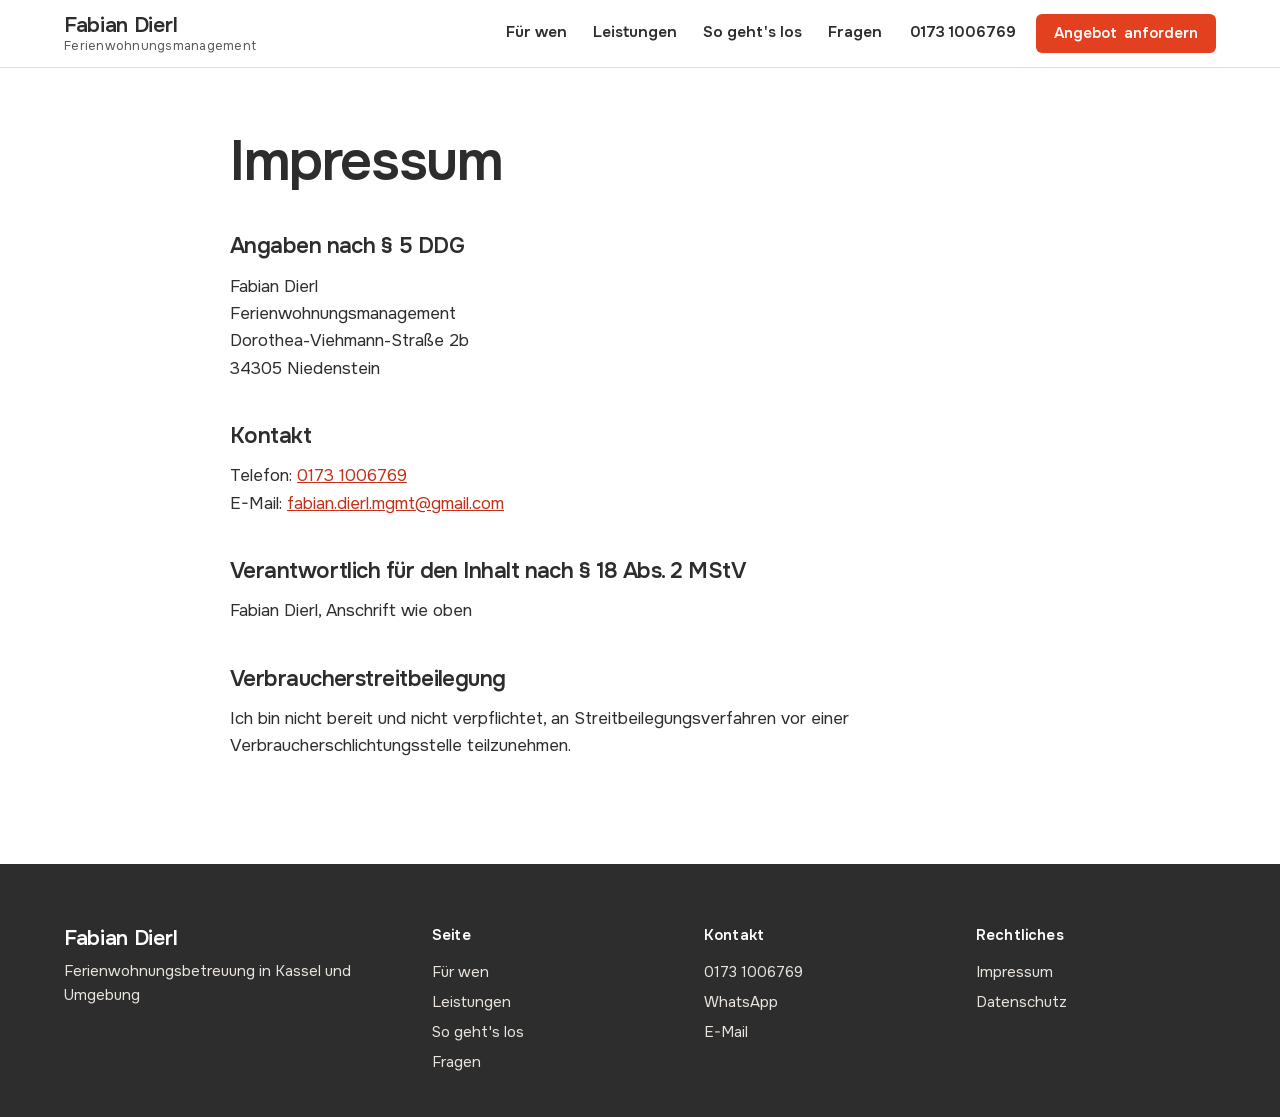
<file: impressum.html>
<!doctype html>
<html lang="de">
<head>
<meta charset="utf-8">
<meta name="viewport" content="width=device-width, initial-scale=1, viewport-fit=cover">
<title>Impressum | Fabian Dierl</title>
<meta name="robots" content="noindex">
<link rel="icon" href="favicon.svg" type="image/svg+xml">
<meta name="theme-color" content="#ffffff">
<link rel="stylesheet" href="bude.css">
</head>
<body>
<a class="skip" href="#inhalt">Zum Inhalt</a>
<header class="nav ist-unten">
  <a class="marke" href="index.html" aria-label="Fabian Dierl, zur Startseite">
    <span class="marke__name">Fabian Dierl</span>
    <span class="marke__zusatz">Ferienwohnungsmanagement</span>
  </a>
  <nav class="nav__links" aria-label="Hauptmenü">
    <a href="index.html#wege">Für wen</a>
    <a href="index.html#leistungen">Leistungen</a>
    <a href="index.html#ablauf">So geht's los</a>
    <a href="index.html#fragen">Fragen</a>
  </nav>
  <div class="nav__aktion">
    <a class="nav__tel" href="tel:+491731006769">0173 1006769</a>
    <a class="knopf knopf--klein" href="index.html#anfrage">Angebot<span class="nav__lang"> anfordern</span></a>
  </div>
</header>
<main id="inhalt">
  <section class="recht">
    <div class="wrap schmal">
    <h1>Impressum</h1>
    <h2>Angaben nach § 5 DDG</h2>
    <p>Fabian Dierl<br>Ferienwohnungsmanagement<br>Dorothea-Viehmann-Straße 2b<br>34305 Niedenstein</p>
    <h2>Kontakt</h2>
    <p>Telefon: <a href="tel:+491731006769">0173 1006769</a><br>E-Mail: <a href="mailto:fabian.dierl.mgmt@gmail.com">fabian.dierl.mgmt@gmail.com</a></p>
    <h2>Verantwortlich für den Inhalt nach § 18 Abs. 2 MStV</h2>
    <p>Fabian Dierl, Anschrift wie oben</p>
    <h2>Verbraucherstreitbeilegung</h2>
    <p>Ich bin nicht bereit und nicht verpflichtet, an Streitbeilegungsverfahren vor einer Verbraucherschlichtungsstelle teilzunehmen.</p>
    </div>
  </section>
</main>
<footer class="fuss">
  <div class="wrap fuss__spalten">
    <div>
      <p class="marke__name">Fabian Dierl</p>
      <p>Ferienwohnungsbetreuung in Kassel und Umgebung</p>
    </div>
    <div>
      <h3>Seite</h3>
      <a href="index.html#wege">Für wen</a><a href="index.html#leistungen">Leistungen</a><a href="index.html#ablauf">So geht's los</a><a href="index.html#fragen">Fragen</a>
    </div>
    <div>
      <h3>Kontakt</h3>
      <a href="tel:+491731006769">0173 1006769</a><a href="https://wa.me/491731006769" rel="noopener">WhatsApp</a><a href="mailto:fabian.dierl.mgmt@gmail.com">E-Mail</a>
    </div>
    <div>
      <h3>Rechtliches</h3>
      <a href="impressum.html">Impressum</a><a href="datenschutz.html">Datenschutz</a>
    </div>
  </div>
</footer>
</body>
</html>
</file>
<file: bude.css>
/* Fabian Dierl, Fassung 17.11.2026: Aufbau nach houst.com, Stil nach superbude.com
   (weißer Grund, Markerschrift in Großbuchstaben, ein kräftiges Rot, gezeichnete Figur, rote Leiste unten).
   Schriften lokal, kein Abruf bei fremden Servern. */

@font-face { font-family: "Onest"; font-weight: 400 600; font-display: swap; src: url(schriften/Onest-latin.woff2) format("woff2");
  unicode-range: U+0000-00FF, U+0131, U+0152-0153, U+02BB-02BC, U+02C6, U+02DA, U+02DC, U+0304, U+0308, U+0329, U+2000-206F, U+20AC, U+2122, U+2191, U+2193, U+2212, U+2215, U+FEFF, U+FFFD; }
@font-face { font-family: "Onest"; font-weight: 400 600; font-display: swap; src: url(schriften/Onest-latin-ext.woff2) format("woff2");
  unicode-range: U+0100-02BA, U+02BD-02C5, U+02C7-02CC, U+02CE-02D7, U+02DD-02FF, U+1E00-1E9F, U+2020, U+20A0-20AB, U+20AD-20C4, U+2113, U+2C60-2C7F, U+A720-A7FF; }

:root {
  --rot: #e3401f;          /* Akzent, Knöpfe, Leiste */
  --rot-dunkel: #c2321a;
  --tinte: #2d2d2d;        /* Schrift, Fuß */
  --grau: #5c5753;
  --sand: #f7f1ea;         /* zweite Fläche */
  --linie: #e4dbd1;
  --weiss: #fff;
  --titel: "Onest", system-ui, -apple-system, "Segoe UI", sans-serif;
  --text: "Onest", system-ui, -apple-system, "Segoe UI", sans-serif;
  --rand: clamp(16px, 5vw, 64px);
  --breite: 1180px;
  --leiste-h: 0px;
  color-scheme: light;
}

*, *::before, *::after { box-sizing: border-box; }
html { scroll-behavior: smooth; scroll-padding-top: 90px; -webkit-text-size-adjust: 100%; }
body { margin: 0; background: var(--weiss); color: var(--tinte); font: 400 17px/1.6 var(--text); padding-bottom: var(--leiste-h); overflow-x: clip; }
img { max-width: 100%; height: auto; display: block; }
a { color: inherit; }
h1, h2 { font-family: var(--titel); font-weight: 600; letter-spacing: -.025em; line-height: 1.08; margin: 0; text-wrap: balance; }
h2 { font-size: clamp(30px, 4.2vw, 52px); }
h3 { font: 600 20px/1.3 var(--text); margin: 0; }
p { margin: 0; }
.sr { position: absolute; width: 1px; height: 1px; overflow: hidden; clip: rect(0 0 0 0); white-space: nowrap; }
.skip { position: absolute; left: 12px; top: -60px; background: var(--tinte); color: #fff; padding: 10px 14px; z-index: 50; border-radius: 6px; }
.skip:focus { top: 12px; }
:focus-visible { outline: 3px solid var(--rot); outline-offset: 3px; }

.wrap { width: min(var(--breite), 100% - 2 * var(--rand)); margin-inline: auto; }
.schmal { width: min(820px, 100% - 2 * var(--rand)); }

/* Knöpfe: kantig mit kleinem Radius, treten beim Überfahren hervor, drücken beim Klick */
.knopf { display: inline-flex; align-items: center; justify-content: center; gap: .5em; background: var(--rot); color: #fff; text-decoration: none; font: 600 17px/1 var(--text);
  padding: 17px 26px; border: 0; border-radius: 6px; cursor: pointer; transition: background .15s ease, transform .12s ease; }
.knopf:hover { background: var(--rot-dunkel); transform: translateY(-2px); }
.knopf:active { transform: translateY(1px); }
.knopf--klein { padding: 12px 18px; font-size: 15px; }
.knopf--breit { width: 100%; }
.knopf--weiss { background: #fff; color: var(--rot); }
.knopf--weiss:hover { background: #fff3ef; }

/* Leiste ganz oben mit vier Fakten (Superbude: Bewertung, Bestpreis, Storno) */
.ticker { background: var(--sand); border-bottom: 1px solid var(--linie); font-size: 14px; overflow: hidden; }
.ticker__band { display: flex; justify-content: center; gap: 44px; padding: 9px var(--rand); white-space: nowrap; }
.ticker__band span { color: var(--rot); margin-right: 4px; }
@media (max-width: 1600px) {
  .ticker__band { justify-content: flex-start; width: max-content; animation: laufen 32s linear infinite; }
  .ticker__band::after { content: ""; }
}
@keyframes laufen { from { transform: translateX(0); } to { transform: translateX(-50%); } }

/* Kopf */
.nav { position: sticky; top: 0; z-index: 30; display: flex; align-items: center; gap: 28px; padding: 14px var(--rand); background: rgba(255,255,255,.96); border-bottom: 1px solid transparent; transition: border-color .2s; }
.nav.ist-unten { border-bottom-color: var(--linie); }
.marke { text-decoration: none; display: grid; line-height: 1; }
.marke__name { font: 600 21px/1 var(--titel); letter-spacing: -.015em; }
.marke__zusatz { font-size: 12.5px; color: var(--grau); margin-top: 4px; letter-spacing: .02em; }
.nav__links { display: flex; gap: 26px; margin-left: auto; }
.nav__links a, .nav__tel { text-decoration: none; font-weight: 600; font-size: 15.5px; background: linear-gradient(var(--rot), var(--rot)) 0 100% / 0 2px no-repeat; transition: background-size .2s ease; padding-bottom: 2px; }
.nav__links a:hover, .nav__tel:hover { background-size: 100% 2px; }
.nav__aktion { display: flex; align-items: center; gap: 20px; }
@media (max-width: 980px) { .nav__links { display: none; } .nav__aktion { margin-left: auto; } }
@media (max-width: 560px) { .nav__tel { display: none; } .nav .knopf--klein { white-space: nowrap; padding: 10px 12px; font-size: 14px; } .marke__name { font-size: 19px; } .nav { padding-block: 10px; } }

/* Start: Foto über die ganze Breite, weiße Karte mit Anfrage (Houst) */
.start { position: relative; min-height: min(760px, calc(100svh - 110px)); display: flex; align-items: center; padding: 48px var(--rand); }
.start__bild { position: absolute; inset: 0; width: 100%; height: 100%; object-fit: cover; object-position: 60% 50%; }
.start__karte { position: relative; background: #fff; width: min(600px, 100%); padding: 40px 40px 32px; border-radius: 10px; margin-left: max(0px, calc((100% - var(--breite)) / 2)); }
.start h1 { font-size: clamp(32px, 3.5vw, 50px); }
.start__lead { margin-top: 16px; font-size: 18px; color: var(--grau); }
.schnell { margin-top: 24px; border-top: 2px dashed var(--linie); padding-top: 20px; }
.schnell__frage { font-weight: 600; margin-bottom: 12px; }
.schnell__felder { display: grid; grid-template-columns: 1fr auto; gap: 12px; margin-bottom: 14px; }
.schnell__tel { margin-top: 12px; font-size: 15px; color: var(--grau); text-align: center; }
.schnell__tel a { color: var(--tinte); font-weight: 600; }
@media (max-width: 720px) {
  .start { display: block; padding: 0; min-height: 0; }
  .start__bild { position: static; height: 190px; }
  .start__karte { width: auto; margin: -36px 12px 0; padding: 22px 18px 20px; }
  .start h1 { font-size: 30px; }
  .start__lead { font-size: 16px; margin-top: 10px; }
  .schnell { margin-top: 14px; padding-top: 12px; }
  .schnell__frage { margin-bottom: 8px; }
  .schnell__tel { margin-top: 8px; }
}
@media (max-width: 380px) { .schnell__felder { grid-template-columns: 1fr; } .nav__lang { display: none; } }
@media (min-width: 721px) and (max-height: 760px) {
  .start { min-height: 0; padding-block: 20px; }
  .start__karte { padding: 22px 30px 16px; width: min(640px, 100%); }
  .start h1 { font-size: 36px; }
  .start__lead { font-size: 16.5px; margin-top: 10px; }
  .schnell { margin-top: 14px; padding-top: 12px; }
  .schnell__frage { margin-bottom: 8px; }
  .schnell__tel { margin-top: 8px; }
}

/* Felder */
.feld { display: grid; gap: 6px; font-size: 14px; font-weight: 600; }
.feld input, .feld select, .feld textarea { font: 400 16px/1.4 var(--text); color: var(--tinte); width: 100%; padding: 13px 14px; border: 2px solid var(--linie); border-radius: 6px; background: #fff; }
.feld select { appearance: none; background: #fff url("data:image/svg+xml,%3Csvg xmlns='http://www.w3.org/2000/svg' width='14' height='9'%3E%3Cpath d='M1 1l6 6 6-6' fill='none' stroke='%232d2d2d' stroke-width='2'/%3E%3C/svg%3E") no-repeat right 14px center; padding-right: 38px; }
.feld input:focus, .feld select:focus, .feld textarea:focus { border-color: var(--tinte); outline: none; }
.zaehler { display: flex; align-items: center; border: 2px solid var(--linie); border-radius: 6px; background: #fff; height: 50px; }
.zaehler button { width: 46px; height: 100%; border: 0; background: none; font: 600 22px/1 var(--text); color: var(--tinte); cursor: pointer; border-radius: 4px; }
.zaehler button:hover { color: var(--rot); }
.zaehler button:disabled { color: #c9c1b8; cursor: default; }
.zaehler output { min-width: 38px; text-align: center; font: 600 18px/1 var(--text); }

/* Rotes Band: was wegfällt, Zeile für Zeile durchgestrichen */
.band--rot { background: var(--rot); color: #fff; padding: clamp(64px, 9vw, 110px) 0; }
.weg { display: grid; grid-template-columns: 1fr 1.3fr; gap: 48px; align-items: start; }
.weg h2 { color: #fff; }
.weg__liste { list-style: none; margin: 0; padding: 0; font-size: clamp(20px, 2.3vw, 27px); line-height: 1.35; }
.weg__liste li { padding: 6px 0; text-decoration: line-through; text-decoration-thickness: 3px; text-decoration-color: rgba(255,255,255,.9); }
.weg__liste.ist-bereit li { text-decoration-color: transparent; transition: text-decoration-color .45s ease, opacity .45s ease; }
.weg__liste.ist-bereit li.ist-weg { text-decoration-color: rgba(255,255,255,.9); opacity: .75; }
.weg__schluss { grid-column: 2; font: 600 clamp(30px, 3.6vw, 44px)/1.1 var(--titel); letter-spacing: -.015em; margin-top: -24px; }
@media (max-width: 820px) { .weg { grid-template-columns: 1fr; gap: 24px; } .weg__schluss { grid-column: 1; margin-top: 0; } }

/* Abschnitte */
.abschnitt { padding: clamp(72px, 10vw, 128px) 0; }
.abschnitt--sand { background: var(--sand); }
.abschnitt h2 { text-align: center; }
.vorspann { max-width: 640px; margin: 18px auto 0; text-align: center; font-size: 18.5px; color: var(--grau); }

/* Reiter: drei Lagen */
.reiter { margin-top: 44px; }
.reiter__leiste { display: flex; justify-content: center; gap: 8px; flex-wrap: wrap; border-bottom: 2px solid var(--linie); }
.reiter__leiste button { font: 600 17px/1.2 var(--text); color: var(--grau); background: none; border: 0; padding: 14px 18px; margin-bottom: -2px; border-bottom: 4px solid transparent; cursor: pointer; }
.reiter__leiste button:hover { color: var(--tinte); }
.reiter__leiste button[aria-selected="true"] { color: var(--tinte); border-bottom-color: var(--rot); }
.reiter__feld { display: grid; grid-template-columns: 1fr 1fr; gap: clamp(28px, 5vw, 64px); align-items: center; padding-top: 48px; }
.reiter__feld[hidden] { display: none; }
.reiter__feld img { width: 100%; aspect-ratio: 4 / 3; object-fit: cover; border-radius: 10px; }
.reiter__text h3 { font: 600 clamp(26px, 2.6vw, 32px)/1.15 var(--titel); letter-spacing: -.015em; }
.reiter__geld { margin: 20px 0 26px; padding-left: 16px; border-left: 4px solid var(--rot); color: var(--grau); }
@media (max-width: 820px) {
  .reiter__feld { grid-template-columns: 1fr; padding-top: 28px; }
  .reiter__feld img { order: -1; aspect-ratio: 3 / 2; }
  .reiter__leiste { justify-content: flex-start; flex-wrap: nowrap; overflow-x: auto; scrollbar-width: none; }
  .reiter__leiste button { white-space: nowrap; padding-inline: 12px; font-size: 16px; }
}

/* Liste mit gezeichnetem roten Strich vor jedem Punkt */
.haken { list-style: none; margin: 20px 0 0; padding: 0; display: grid; gap: 12px; }
.haken li { position: relative; padding-left: 34px; }
.haken li::before { content: ""; position: absolute; left: 0; top: .5em; width: 20px; height: 12px;
  background: url("data:image/svg+xml,%3Csvg xmlns='http://www.w3.org/2000/svg' viewBox='0 0 20 12'%3E%3Cpath d='M2 6l5 4.5L18 1.5' fill='none' stroke='%23e3401f' stroke-width='2.4'/%3E%3C/svg%3E") no-repeat center / contain; }

/* Leistungen: Raster mit runden Strich-Symbolen (Superbude: What we are made of) */
.raster { list-style: none; margin: 56px 0 0; padding: 0; display: grid; grid-template-columns: repeat(3, 1fr); gap: 44px 40px; }
.raster li { text-align: center; }
.raster h3 { margin-top: 14px; font: 600 20px/1.2 var(--titel); letter-spacing: -.015em; }
.raster p { margin-top: 8px; color: var(--grau); max-width: 30ch; margin-inline: auto; }
.ikon { width: 74px; height: 74px; padding: 14px; border-radius: 50%; background: var(--tinte); fill: none; stroke: #fff; stroke-width: 2.6; stroke-linecap: round; stroke-linejoin: round; transition: transform .2s ease, background .2s ease; }
.raster li:hover .ikon { background: var(--rot); }
.ikon--klein { width: 40px; height: 40px; padding: 8px; flex: none; }
@media (max-width: 860px) { .raster { grid-template-columns: repeat(2, 1fr); gap: 36px 20px; } }
@media (max-width: 480px) { .raster { grid-template-columns: 1fr; } }

/* Stimmen */
.stimme { max-width: 820px; margin: 44px auto 0; text-align: center; }
.stimme blockquote { margin: 0; }
.stimme blockquote p { font: 500 clamp(21px, 2.2vw, 27px)/1.45 var(--titel); letter-spacing: -.01em; text-wrap: pretty; }
.stimme figcaption { margin-top: 22px; color: var(--grau); }
.stimme figcaption b { display: block; color: var(--tinte); font-size: 18px; }

/* Zwei Spalten */
.zwei { display: grid; grid-template-columns: 1.1fr .9fr; gap: clamp(32px, 6vw, 80px); align-items: center; }
.zwei h2, .zwei .vorspann { text-align: left; margin-left: 0; }
.zwei__bild { width: 100%; aspect-ratio: 4 / 5; object-fit: cover; border-radius: 10px; }
.listen { display: grid; grid-template-columns: 1fr 1fr; gap: 28px; margin-top: 34px; }
.listen h3 { font: 600 19px/1.25 var(--titel); letter-spacing: -.015em; }
@media (max-width: 900px) { .zwei { grid-template-columns: 1fr; } .zwei__bild { aspect-ratio: 3 / 2; } }
@media (max-width: 560px) { .listen { grid-template-columns: 1fr; } }

/* Ablauf: drei Schritte mit Markerwort statt Nummer */
.schritte { list-style: none; margin: 52px 0 44px; padding: 0; display: grid; grid-template-columns: repeat(3, 1fr); gap: 40px; counter-reset: s; }
.schritte li { position: relative; padding-top: 18px; border-top: 3px solid var(--tinte); }
.schritte h3 { font: 600 26px/1.1 var(--titel); letter-spacing: -.015em; color: var(--rot); }
.schritte p { margin-top: 10px; color: var(--grau); }
#ablauf .wrap { text-align: center; }
#ablauf .schritte { text-align: left; }
@media (max-width: 820px) { .schritte { grid-template-columns: 1fr; gap: 28px; } }

/* Orte groß in Markerschrift */
.orte { margin: 40px auto 0; max-width: 980px; text-align: center; font: 600 clamp(22px, 2.8vw, 34px)/1.45 var(--titel); letter-spacing: -.015em; }
.orte span { color: var(--rot); margin: 0 .2em; }

/* Fragen */
.faq { margin-top: 40px; border-top: 2px solid var(--tinte); }
.faq details { border-bottom: 2px solid var(--linie); }
.faq summary { list-style: none; cursor: pointer; display: flex; justify-content: space-between; gap: 16px; padding: 20px 0; font-weight: 600; font-size: 18.5px; }
.faq summary::-webkit-details-marker { display: none; }
.faq summary::after { content: "+"; font: 400 30px/.8 var(--text); color: var(--rot); transition: transform .2s ease; flex: none; }
.faq details[open] summary::after { transform: rotate(45deg); }
.faq details p { padding: 0 0 22px; color: var(--grau); max-width: 64ch; }

/* Anfrage */
.zwei--anfrage { align-items: start; }
.kontaktwege { display: grid; gap: 14px; margin-top: 30px; }
.kontaktwege a { display: flex; align-items: center; gap: 14px; text-decoration: none; font-weight: 600; font-size: 18px; overflow-wrap: anywhere; }
.kontaktwege a:hover { color: var(--rot); }
.formular { background: #fff; border-radius: 10px; padding: clamp(20px, 3vw, 34px); display: grid; gap: 16px; border: 2px solid var(--tinte); }
.formular__reihe { display: grid; grid-template-columns: 1fr 1fr; gap: 14px; align-items: end; }
.formular__reihe:first-of-type { grid-template-columns: 1fr auto; }
.formular__fehler { color: var(--rot-dunkel); font-weight: 600; }
.klein { font-size: 14px; color: var(--grau); }
@media (max-width: 560px) { .formular__reihe { grid-template-columns: 1fr; } }

/* Schluss */
.schluss { background: var(--rot); color: #fff; text-align: center; padding: clamp(72px, 10vw, 120px) var(--rand); }
.schluss h2 { font-size: clamp(40px, 7vw, 84px); margin-bottom: 30px; }

/* Fuß, dunkelgrau (Superbude) */
.fuss { background: var(--tinte); color: #e9e4de; padding: 64px 0 40px; font-size: 15px; }
.fuss__spalten { display: grid; grid-template-columns: 1.4fr 1fr 1fr 1fr; gap: 32px; }
.fuss h3 { font: 600 15px/1 var(--titel); letter-spacing: .01em; color: #fff; margin-bottom: 14px; }
.fuss a { display: block; text-decoration: none; padding: 3px 0; }
.fuss a:hover { color: #fff; text-decoration: underline; }
.fuss .marke__name { color: #fff; margin-bottom: 10px; }
.fuss__klein { margin-top: 40px; font-size: 13px; color: #b5aea6; }
@media (max-width: 720px) { .fuss__spalten { grid-template-columns: 1fr 1fr; } .fuss__spalten > :first-child { grid-column: 1 / -1; } }

/* Rote Leiste unten (Superbude „Jetzt Preise checken“) */
.leiste { position: fixed; left: 0; right: 0; bottom: 0; z-index: 40; background: var(--rot); color: #fff; display: flex; align-items: center; gap: 18px;
  padding: 12px var(--rand); padding-bottom: max(12px, env(safe-area-inset-bottom)); transform: translateY(110%); transition: transform .3s ease; }
.leiste.ist-da { transform: none; }
.leiste select { font: 600 16px/1 var(--text); color: #fff; background: transparent url("data:image/svg+xml,%3Csvg xmlns='http://www.w3.org/2000/svg' width='14' height='9'%3E%3Cpath d='M1 1l6 6 6-6' fill='none' stroke='white' stroke-width='2'/%3E%3C/svg%3E") no-repeat right 4px center;
  border: 0; appearance: none; padding: 10px 26px 10px 0; cursor: pointer; }
.leiste select option { color: var(--tinte); }
.zaehler--leiste { border: 0; background: rgba(255,255,255,.14); height: 44px; margin-left: auto; }
.zaehler--leiste button, .zaehler--leiste output { color: #fff; }
.zaehler--leiste button:hover { color: #fff; background: rgba(255,255,255,.18); }
.zaehler--leiste button:disabled { color: rgba(255,255,255,.4); background: none; }
.leiste__einheit { font-size: 14px; margin-left: 4px; }
.leiste__los { white-space: nowrap; font: 600 17px/1 var(--text); color: var(--rot); background: #fff; border: 0; border-radius: 6px; padding: 14px 22px; cursor: pointer; transition: transform .12s ease; }
.leiste__los:hover { transform: translateY(-2px); }
.leiste__los:active { transform: translateY(1px); }
.leiste__tel { display: none; color: #fff; font-weight: 600; text-decoration: none; padding: 12px 16px; border: 2px solid rgba(255,255,255,.7); border-radius: 6px; }
@media (max-width: 720px) {
  .leiste__ort, .zaehler--leiste { display: none; }
  .leiste__tel { display: block; }
  .leiste__los { margin-left: auto; flex: 1; }
}

/* Offene Punkte: gelb gestrichelt (Vorgabe des Auftraggebers) */
.luecke { outline: 2px dashed #e0a800; outline-offset: 1px; background: #fff4c2; color: #3a2e00; padding: 0 .25em; border-radius: 3px; }
.luecke-block { background: #fff4c2; outline: 2px dashed #e0a800; outline-offset: 4px; border-radius: 4px; color: #3a2e00; padding: 10px 12px; font-size: 15px; }

/* Unterseiten */
.recht { padding: 64px 0 104px; }
.recht a { color: var(--rot-dunkel); }
.recht h1 { font-size: clamp(36px, 5vw, 56px); }
.recht h2 { font: 600 22px/1.3 var(--text); text-transform: none; margin-top: 40px; }
.recht p, .recht li { max-width: 68ch; margin-top: 12px; }

@media (prefers-reduced-motion: reduce) {
  html { scroll-behavior: auto; }
  *, *::before, *::after { animation: none !important; transition: none !important; }
  .ticker__band { overflow-x: auto; }
}
</file>
